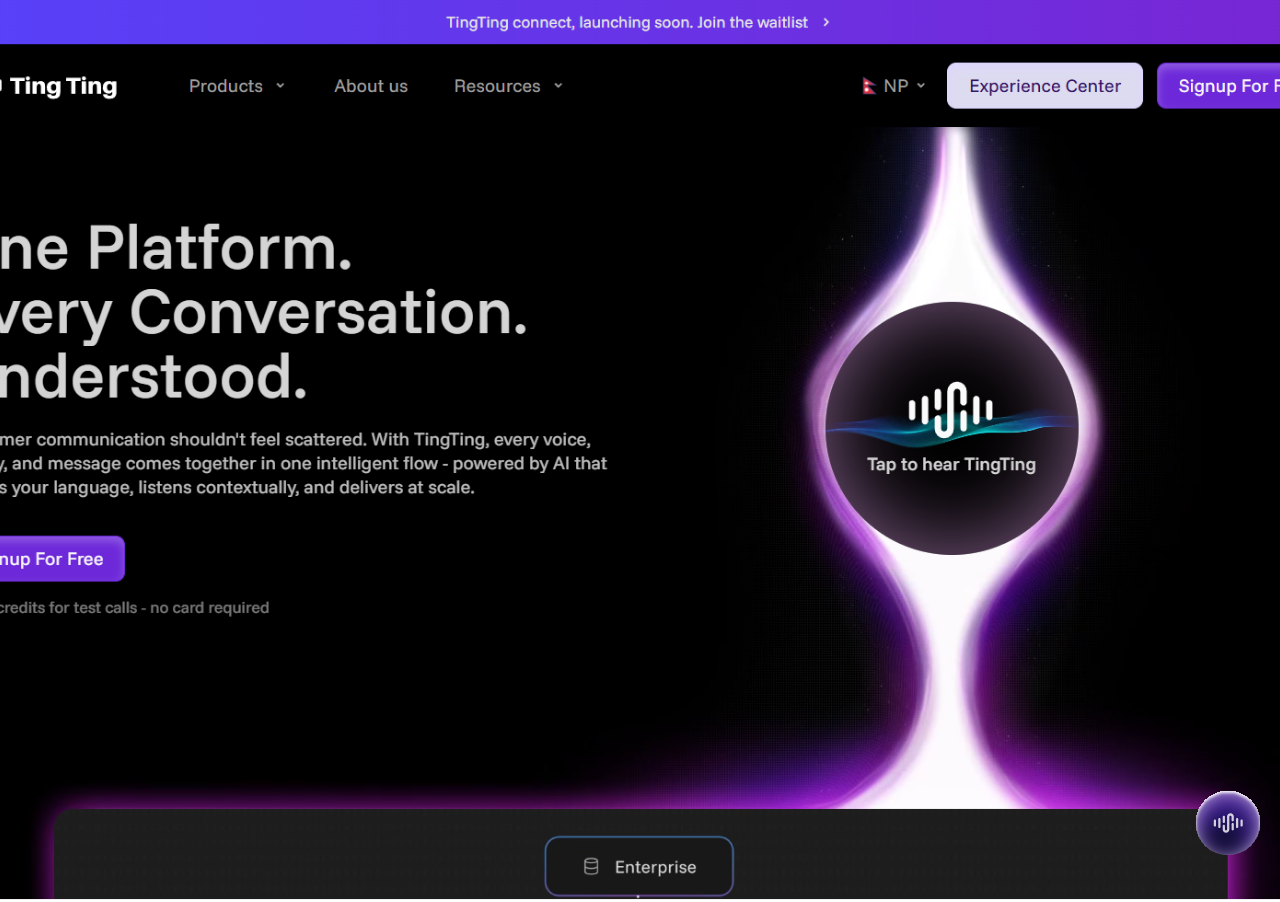
<file: index.html>
<!doctype html>
<html lang="en">

<head>
  <meta charset="UTF-8" />
  <meta name="viewport" content="width=device-width, initial-scale=1.0" />
  <title>Document</title>
  <link rel="stylesheet" href="style.css" />
</head>

<body>
  <main class="main">
    <div class="heroImg">
      <img src="/assets/tingtingheroImg.png" alt="" />
    </div>
    <img class="aiBtn" src="/assets/tingtingaibtn.svg" alt="">
  </main>

  <div class="botContainer">
    <img src="/assets/backgroundsvg.svg" class="topBg" alt="">


    <div class="botTopNav">
      <div class="botTopNavLeft">
        <p class="tingtingAgent">TingTing Agent</p>
        <div class="timeContainer">
          <p id="date"></p>
          <p id="time"></p>
        </div>
      </div>
      <div class="botTopNavRight">
        <div class="circle extendbtn">
          <img src="./assets/expandsvg.svg" alt="">
        </div>
        <div class="circle closebtn">
          <img src="./assets/dotsvg.svg" alt="">
        </div>
      </div>
    </div>

    <div class="paddingContainer">
      <div class="chatMessages" id="chatMessages">
        <div class="botwrapper">
             <div class="botHeader">
            <img src="assets/aiagentsvg.svg" class="botAvatar" />
            <div class="tingtingAi">
                <span class="tingtingAiSapn">TingTing Agent</span>
                <div class="botBubble">Customer communication shouldn't feel scattered. With TingTing, every voice, survey, and message comes together in one intelligent flow - powered by AI that speaks your language, listens contextually, and delivers at scale.</div>
            </div>
            </div>
        </div>
        <div class="botwrapper">
             <div class="botHeader">
            <img src="assets/aiagentsvg.svg" class="botAvatar" />
            <div class="tingtingAi">
                <span class="tingtingAiSapn">TingTing Agent</span>
                <div class="botBubble">Customer communication shouldn't feel scattered. With TingTing, every voice, survey, and message comes together in one intelligent flow - powered by AI that speaks your language, listens contextually, and delivers at scale.</div>
            </div>
            </div>
        </div>
      </div>
      <div id="centerBotContainer" class="centerBotContainer">
        <img src="/assets/logoagent.png" class="logoagent" alt="" />
        <div class="centerBotCotent">
          <h1>Welcome to the TingTing Experience!</h1>
        </div>
        <div class="btnsContainer">
          <p class="btn">About TingTing</p>
          <p class="btn">TingTing Agents</p>
          <p class="btn">Products & Pricing</p>
          <p class="btn">How to get started</p>
        </div>
      </div>
      <div class="textAreaContainer">
        <textarea placeholder="Ask anything..." id="chatInput" rows="1"></textarea>
        <div class="askBtnContainer">
          <div class="askBtn">
            <div class="askBtnCircle">
              <img src="assets/askthing.svg" alt="">
            </div>
            <p>Ask Us</p>
          </div>
        </div>
      </div>
    </div>


  </div>
</body>
<!-- <script src="script.js"></script> -->
<script src="index.js"></script>

</html>
</file>
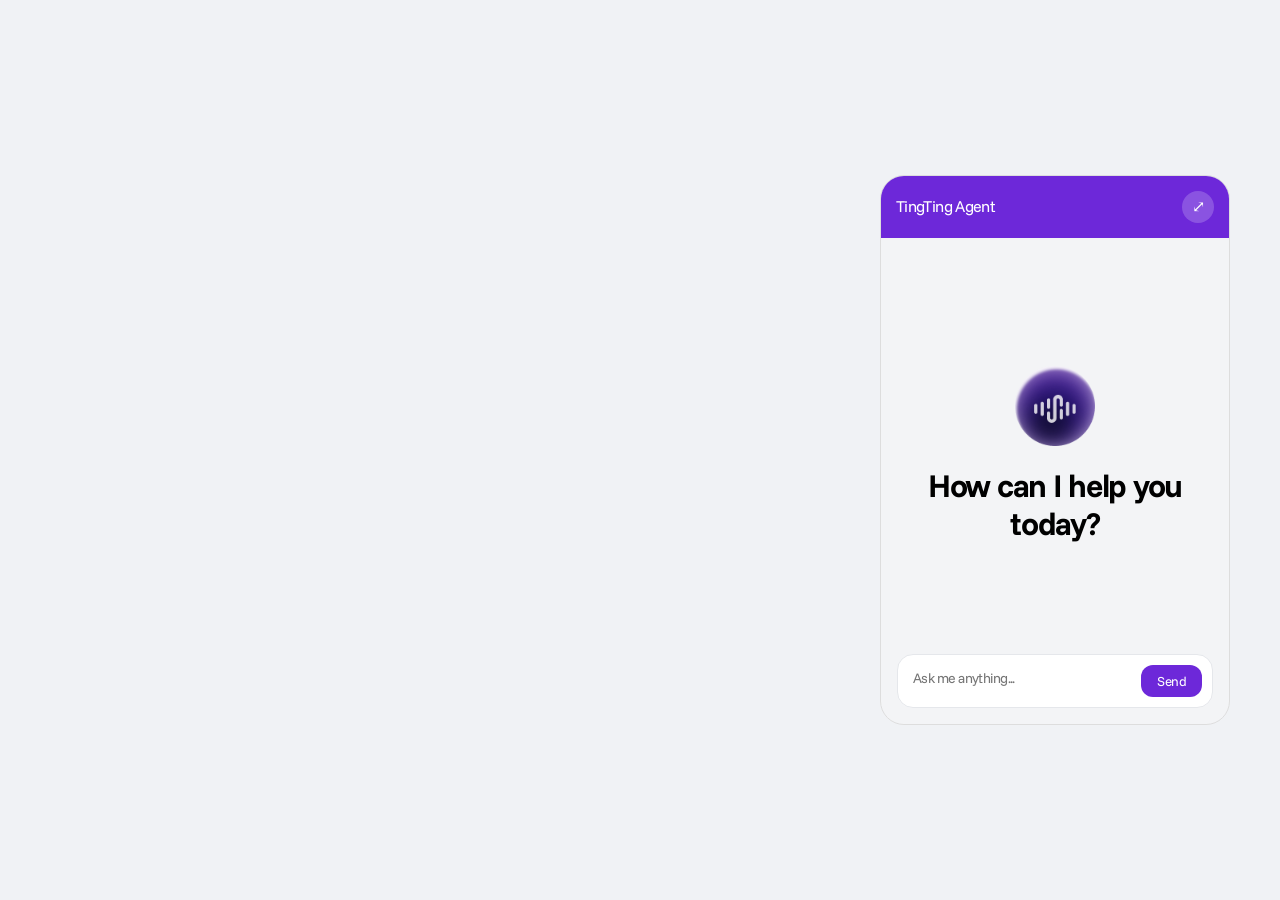
<file: dummy.html>
<!DOCTYPE html>
<html lang="en">

<head>
  <meta charset="UTF-8">
  <meta name="viewport" content="width=device-width, initial-scale=1.0">
  <title>TingTing AI Chat</title>
  <style>
    @import url("https://fonts.googleapis.com/css2?family=Funnel+Sans:ital,wght@0,300..800;1,300..800&display=swap");

    * {
      margin: 0;
      padding: 0;
      box-sizing: border-box;
      font-family: "Funnel Sans", sans-serif;
      letter-spacing: -0.04em;
      line-height: 1.2;
    }

    body {
      height: 100vh;
      width: 100%;
      background: #f0f2f5;
    }

    .botContainer {
      width: 350px;
      height: 550px;
      background: #F3F4F6;
      /* Light gray background for contrast */
      border-radius: 24px;
      position: fixed;
      z-index: 1000;
      top: 50%;
      right: 50px;
      transform: translateY(-50%);
      overflow: hidden;
      display: flex;
      flex-direction: column;
      border: 1px solid #ddd;
      transition: all 0.5s ease;
    }

    .botContainer.expand {
      width: 800px;
      height: 600px;
    }

    .botTopNav {
      width: 100%;
      background: #6D28D9;
      padding: 15px;
      display: flex;
      align-items: center;
      justify-content: space-between;
      color: white;
    }

    .botTopNavRight .circle {
      width: 32px;
      height: 32px;
      background: rgba(255, 255, 255, 0.2);
      border-radius: 50%;
      display: flex;
      align-items: center;
      justify-content: center;
      cursor: pointer;
    }

    .paddingContainer {
      flex: 1;
      padding: 16px;
      display: flex;
      flex-direction: column;
      overflow: hidden;
    }

    /* Message Area */
    #chatMessages {
      flex: 1;
      overflow-y: auto;
      display: none;
      /* Hidden until first message */
      flex-direction: column;
      gap: 15px;
      padding-bottom: 10px;
      scrollbar-width: none;
    }

    #chatMessages::-webkit-scrollbar {
      display: none;
    }

    /* FIX: Positioning for the Bot Wrapper */
    .botMessage {
      display: flex;
      flex-direction: column;
      gap: 6px;
      max-width: 85%;
      align-self: flex-start;
      /* Keeps it on the left */
    }

    .botHeader {
      display: flex;
      align-items: center;
      gap: 8px;
      font-size: 12px;
      font-weight: 600;
      color: #4B5563;
    }

    .botAvatar {
      width: 24px;
      height: 24px;
      border-radius: 50%;
      object-fit: cover;
      background: #6D28D9;
    }

    .botBubble {
      background: white;
      padding: 12px 16px;
      border-radius: 0 18px 18px 18px;
      font-size: 14px;
      color: #1F2937;
      box-shadow: 0 2px 4px rgba(0, 0, 0, 0.05);
    }

    .user {
      background: #6D28D9;
      color: white;
      padding: 10px 14px;
      border-radius: 18px 18px 0 18px;
      max-width: 75%;
      align-self: flex-end;
      font-size: 14px;
    }

    /* Welcome Center */
    .centerBotContainer {
      flex: 1;
      display: flex;
      flex-direction: column;
      align-items: center;
      justify-content: center;
      text-align: center;
      gap: 20px;
    }

    .textAreaContainer {
      background: white;
      border-radius: 16px;
      padding: 10px;
      display: flex;
      gap: 10px;
      border: 1px solid #e5e7eb;
    }

    textarea {
      flex: 1;
      border: none;
      outline: none;
      resize: none;
      font-size: 14px;
      padding: 5px;
    }

    .askBtn {
      background: #6D28D9;
      color: white;
      border: none;
      padding: 8px 16px;
      border-radius: 12px;
      cursor: pointer;
    }

    .typing {
      font-style: italic;
      font-size: 12px;
      color: #9CA3AF;
      align-self: flex-start;
    }
  </style>
</head>

<body>

  <div class="botContainer">
    <div class="botTopNav">
      <div class="botTopNavLeft">
        <span class="tingtingAgent">TingTing Agent</span>
      </div>
      <div class="botTopNavRight">
        <div class="circle extendbtn">⤢</div>
      </div>
    </div>

    <div class="paddingContainer">
      <div id="centerBotContainer" class="centerBotContainer">
        <img src="logoagent.png" width="80" class="logoagent" alt="Bot Logo">
        <h1>How can I help you today?</h1>
      </div>

      <div id="chatMessages"></div>

      <div class="textAreaContainer">
        <textarea id="chatInput" placeholder="Ask me anything..." rows="1"></textarea>
        <button class="askBtn">Send</button>
      </div>
    </div>
  </div>

  <script>
    const extendbtn = document.querySelector(".extendbtn");
    const botContainer = document.querySelector(".botContainer");
    const input = document.querySelector("#chatInput");
    const askBtn = document.querySelector(".askBtn");
    const chatMessages = document.querySelector("#chatMessages");
    const centerContainer = document.querySelector("#centerBotContainer");

    // Toggle Expand
    extendbtn.addEventListener("click", () => {
      botContainer.classList.toggle("expand");
    });

    async function sendMessage() {
      let userText = input.value.trim();
      if (!userText) return;

      // UI Changes
      centerContainer.style.display = "none";
      chatMessages.style.display = "flex";

      // Append User Message
      let userMsg = document.createElement("div");
      userMsg.classList.add("user");
      userMsg.innerText = userText;
      chatMessages.appendChild(userMsg);

      input.value = "";

      // Typing Indicator
      let typing = document.createElement("div");
      typing.classList.add("typing");
      typing.innerText = "TingTing is thinking...";
      chatMessages.appendChild(typing);

      chatMessages.scrollTop = chatMessages.scrollHeight;

      try {
        let res = await fetch("https://api.affiliateplus.xyz/api/chatbot", {
          method: "POST",
          headers: { "Content-Type": "application/json" },
          body: JSON.stringify({
            message: userText,
            botname: "TingTing",
            ownername: "Aryan"
          })
        });

        let data = await res.json();
        typing.remove();

        // Create Bot Message Wrapper
        let botWrapper = document.createElement("div");
        botWrapper.classList.add("botMessage");

        botWrapper.innerHTML = `
                <div class="botHeader">
                    <img src="logoagent.png" class="botAvatar">
                    <span>TingTing Agent</span>
                </div>
                <div class="botBubble">
                    ${data.message}
                </div>
            `;

        chatMessages.appendChild(botWrapper);
        chatMessages.scrollTop = chatMessages.scrollHeight;

      } catch (e) {
        typing.innerText = "Error connecting to bot.";
      }
    }

    askBtn.addEventListener("click", sendMessage);

    input.addEventListener("keydown", (e) => {
      if (e.key === "Enter" && !e.shiftKey) {
        e.preventDefault();
        sendMessage();
      }
    });
  </script>

</body>

</html>
</file>
<file: style.css>
@import url("https://fonts.googleapis.com/css2?family=Funnel+Sans:ital,wght@0,300..800;1,300..800&display=swap");
* {
  margin: 0;
  padding: 0;
  box-sizing: border-box;
  font-family: "Funnel Sans", sans-serif;
  letter-spacing: -4%;
  line-height: 100%;
}
html,
body {
  height: 100%;
  width: 100%;
  position: relative;
}
main {
  min-height: 100vh;
  width: 100%;
  position: relative;
}
.heroImg {
  position: absolute;
  z-index: -1;
  width: 100%;
  height: 100%;
  object-fit: cover;
}
.heroImg img {
  width: 100%;
  height: 100%;
  object-fit: cover;
}
.aiBtn{
    position: fixed;
    bottom: 5%;
    right: 20px;
    z-index: 1001;
    cursor: pointer;
}
/* .botContainer{
    width: 400px;
    height: 650px;
    background: white;
    border-radius: 24px;
    position: fixed;
    z-index: 1000;
    top: 168px;
    right: 100px;
padding: 10px 16px;
} */
.topBg{
 
    
   position: absolute;
   z-index: 1;
   width: 100%;
   height: 100vh;
   object-fit: cover;
   top: 3%;
   left: 0;
   pointer-events: none;
   z-index:-1;
}

.botContainer {
  position: fixed;
  width: 400px;
  height: 650px;
  bottom: 5%;
  right: 20px;
  border-radius: 24px;
  overflow: hidden;

  display: flex;
  flex-direction: column;

  box-shadow: 0px 20px 50px rgba(0,0,0,0.25);
  border: 2px solid rgba(255,255,255,0.25);
  z-index: 1000;

  /* 👇 Animation base state (hidden) */
  opacity: 0;
  transform: translateY(30px) scale(0.9);
  pointer-events: none;

  transition: all 0.35s ease;
}

/* 👇 Active state */
.botContainer.active {
  opacity: 1;
  transform: translateY(0) scale(1);
  pointer-events: auto;
}
 /* 👇 Active state */
.botContainer.active {
  opacity: 1;
  transform: translateY(0) scale(1);
  pointer-events: auto;
}
 /* .botContainer{
     width: 400px;
    height: 650px;
background: white;
border-radius: 24px;
position: fixed;
z-index: 1000;
top: 55%;
  right: 5%;
  transform: translateY(-50%);

overflow: hidden;
display: flex;
flex-direction: column;
box-shadow: 0px 20px 50px 0px #00000040;
border: 2px solid #FFFFFF33;
transition: all 0.5s ease; 

 } */
 .botTopNav{
    width: 100%;
     background: #6D28D9;
     padding: 16px 10px;
     display: flex;
     align-items: center;
     justify-content: space-between;
 }
.botTopNavLeft{
    display: flex;
    flex-direction: column;
    gap: 8px;
}
.botTopNavLeft .tingtingAgent{
    font-size: 16px;
    color: white;
}
.timeContainer{
    display: flex;
    gap: 8px;
    color: #FFFFFFB2;
    font-size: 12px;
}
.botTopNavRight{
display: flex;
gap: 10px;
}

.botTopNavRight .circle{
    width: 36px;
    height: 36px;
    background: #FFFFFF33;
    border-radius: 100px;
    display: flex;
    align-items: center;
    justify-content: center;
    cursor: pointer;
}
.paddingContainer{
    padding-top: 32px;
    padding-bottom: 16px;
    padding: 16px;
    display: flex;
    flex-direction: column;
    align-items: center;
    overflow: hidden;
    width: 100%;
    height: 100%;                
    justify-content: space-between;
}
.centerBotContainer{

display:flex;
flex-direction:column;
align-items:center;
justify-content:center;
gap:24px;
width: 100%;
height: 100%;
}
.logoagent{
    object-fit: cover;
}
.centerBotCotent h1{
    font-weight: 400;
    text-align: center;
    font-size: 28px;
    max-width: 251px;
}
.btnsContainer{
    display: flex;
    flex-wrap: wrap;
    gap: 8px;
    align-items: center;
    justify-content: center;
}
.btn{
    background: rgba(0, 0, 0, 0.08);
    padding: 8px 12px;
    border-radius: 32px;
    cursor: pointer;
    font-size: 14px;
    color: #000000E5;
}

.textAreaContainer{
background:white;
border-radius:16px;
padding:12px 16px;
display:flex;
width: 100%;
min-height: 110px;
box-shadow:0 10px 20px rgba(0,0,0,0.05);
margin-top: 8px;
}

textarea{
flex:1;
border:none;
outline:none;
resize:none;
font-size:14px;
height:40px;
}
textarea::placeholder{
    color: #99A0AE;
}
.askBtnContainer{
    display: flex;
    align-items: end;
}

.askBtn{
background:#7C3AED;
color:rgba(250, 250, 250, 1);
border:none;
height: 36px;
border: 1.5px solid  rgba(109, 40, 217, 1);
box-shadow: 0px 4px 8px 0px rgba(255, 255, 255, 0.25) inset;

padding:6px 18px;
border-radius:20px;
font-size:14px;
cursor:pointer;
display: flex;
gap: 8px;
align-items: center;
justify-content: center;
}

.botContainer.expand{

width: 900px;
height: 650px;
top: 8%;
opacity:1;
}
.chatMessages{
flex:1;
width:100%;
overflow-y:auto;
display:flex;
flex-direction:column;
/* align-items: center; */
gap: 24px;
/* hide scrollbar */
scrollbar-width:none;   
display: none;
}


.chatMessages::-webkit-scrollbar{
display:none;
}
.message{
padding:10px 14px;
border-radius:12px;
max-width:70%;
font-size:14px;
}

.user{
background:#fff;
color: #303033;
align-self:flex-end;
}

.bot{
background:#fff;
color: #303033;
align-self:flex-start;
}

.centerBotContainer{
transition:opacity .3s ease;
}

.centerBotContainer.hide{
opacity:0;
pointer-events:none;
} 


@media (max-width:600px){

.botContainer{
width:95vw;
height:85vh;
top:8%;
right:2.5vw;
border-radius:20px;
}

.botContainer.expand{
width:100vw;
height:100vh;
top:0;
right:0;
border-radius:0;
}

.botTopNav{
padding:12px;
}

.botTopNavLeft .tingtingAgent{
font-size:14px;
}

.timeContainer{
font-size:11px;
}

.centerBotCotent h1{
font-size:20px;
max-width:220px;
}

.btn{
font-size:12px;
padding:6px 10px;
}

.textAreaContainer{
min-height:80px;
padding:10px;
}

textarea{
font-size:13px;
}

.askBtn{
height:32px;
font-size:12px;
padding:4px 14px;
}

.logoagent{
width:56px;
}

}

@media (max-width:1024px){
.extendbtn{
    display: none !important;
}
.botContainer{
max-width: 340px;
width: 100%;
height:560px;
top:12%;
right:20px;
}

.botContainer.expand{
width:90vw;
height:80vh;
top:10%;
right:5%;
}

.centerBotCotent h1{
font-size:24px;
}

.textAreaContainer{
min-height:90px;
}

.askBtn{
height:34px;
font-size:13px;
}

}

.botMessage{
display:flex;
flex-direction:column;
gap:6px;
}

.botHeader{
display: flex;
gap: 16px;
width: 100%;
padding-right: 48px;
}
.tingtingAi{
    display: flex;
    flex-direction: column;
    align-items: start;
    
    gap: 8px;
}
.tingtingAi span{
    color: #00000080;
    font-size: 12px;
    letter-spacing: 0% !important;
}
.botAvatar{
width:28px;
height:28px;
border-radius:50%;
object-fit:cover;

}
.typing{
    display: none;
} 
.botBubble{
background:#fff;
padding:12px 16px;
border-radius:16px;
font-size:14px;
line-height: 120% !important;
color:#303030;
display: flex;
gap: 16px;
width:100%;
max-width: 400px;
}

.user{
background:#fff;
padding:10px 14px;
border-radius:20px;
max-width:400px;
align-self:flex-end;
}
</file>
